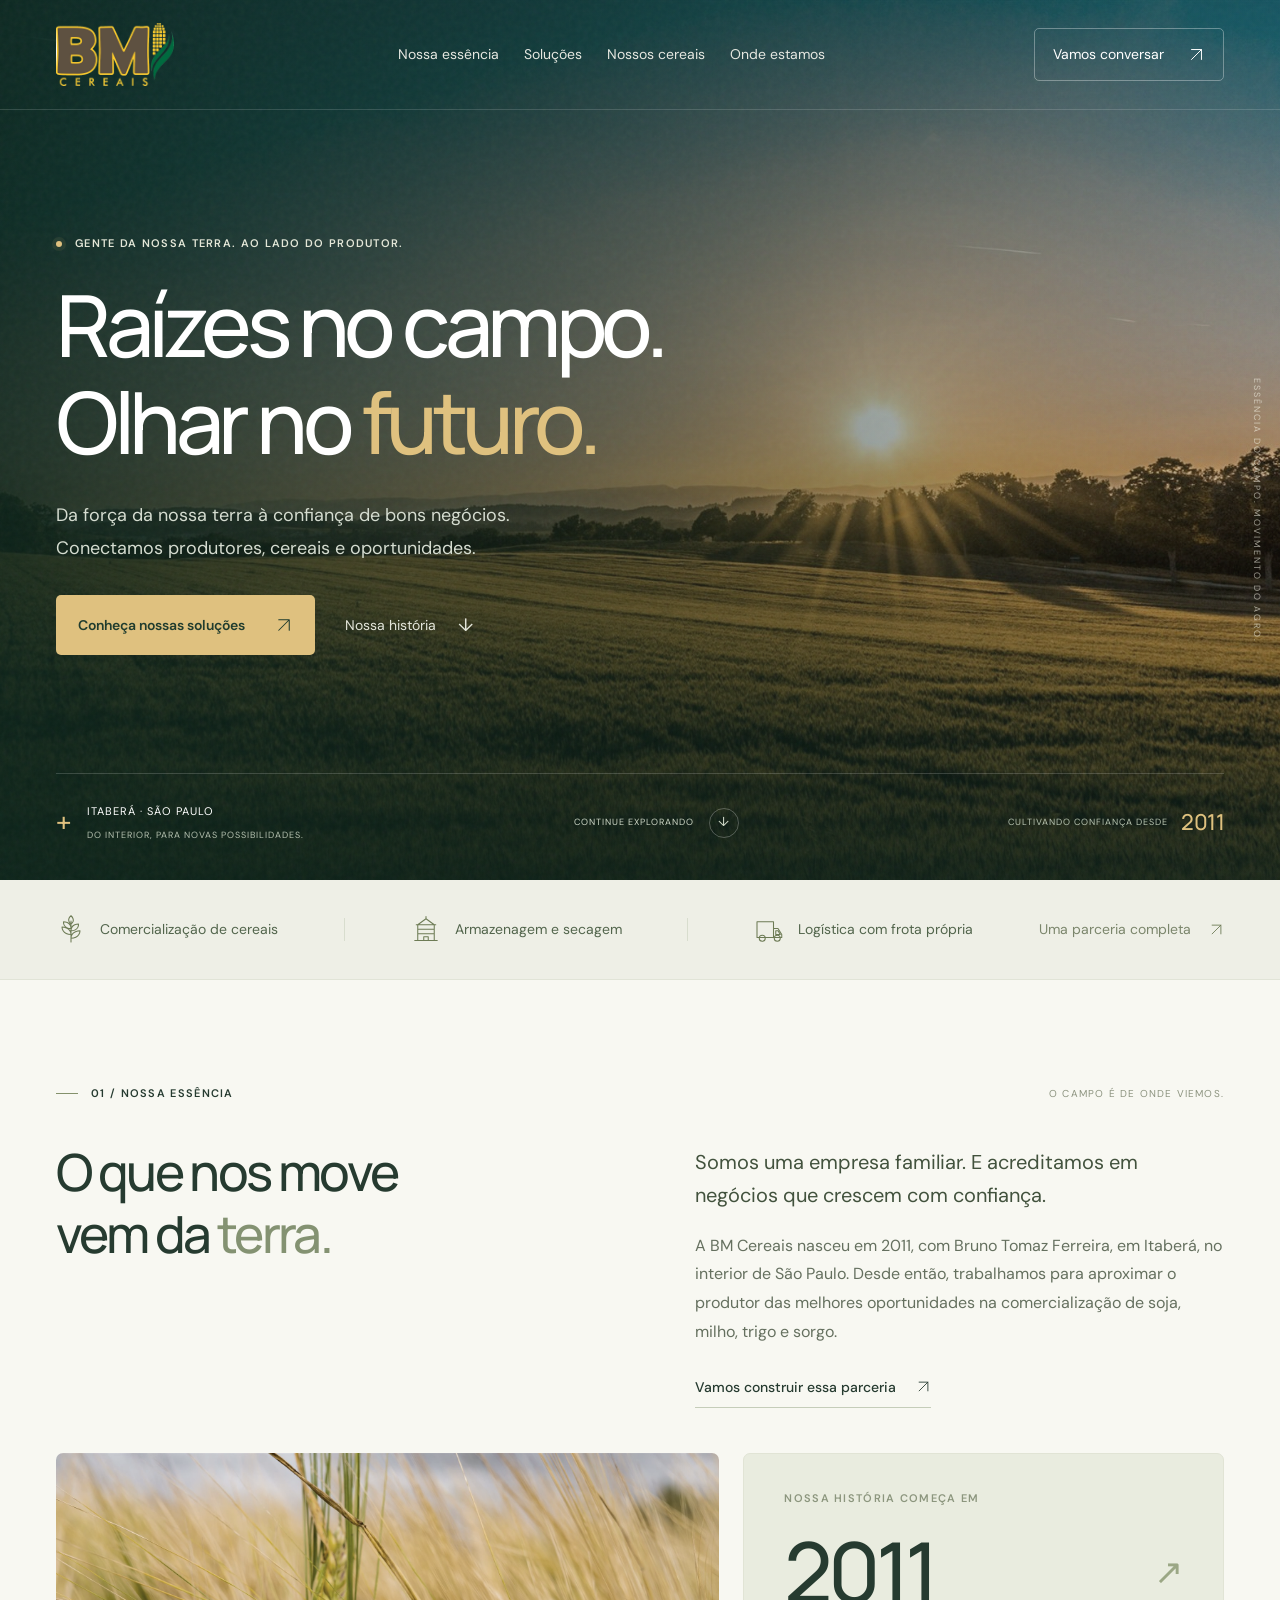
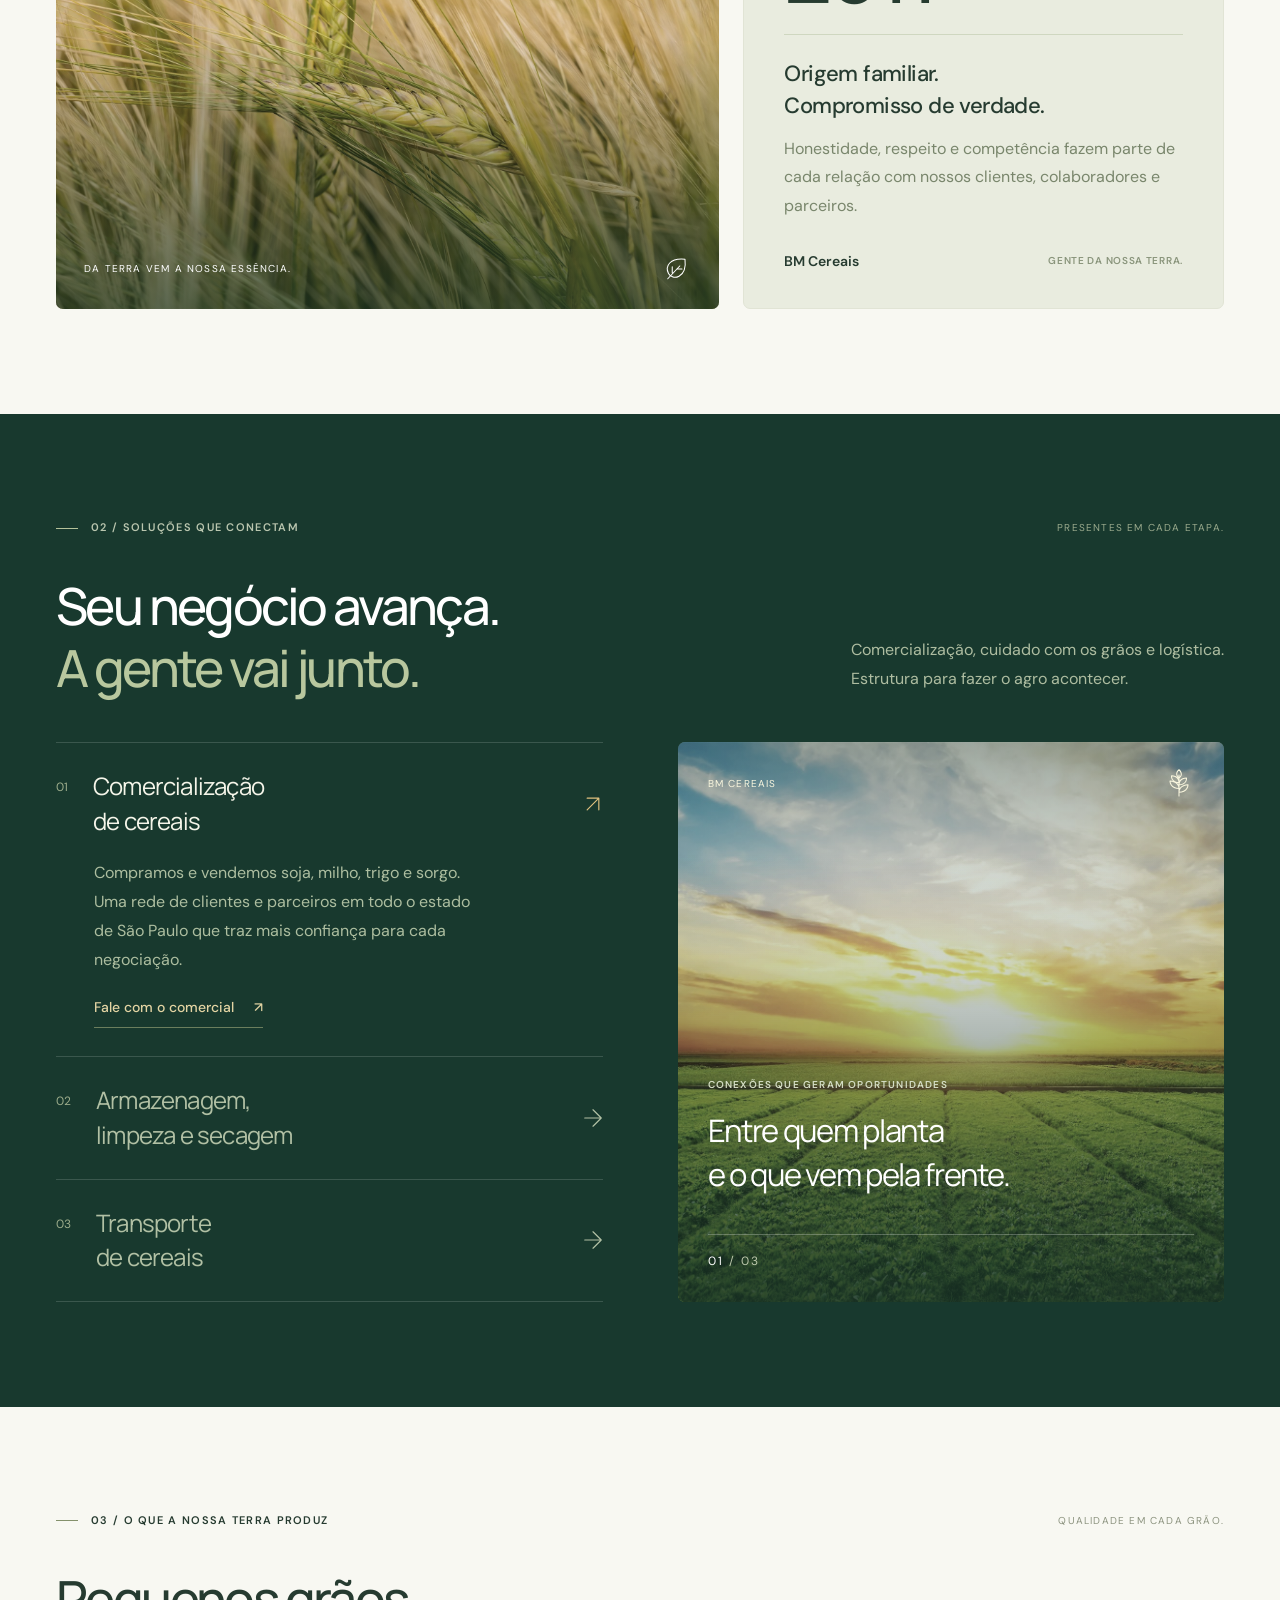
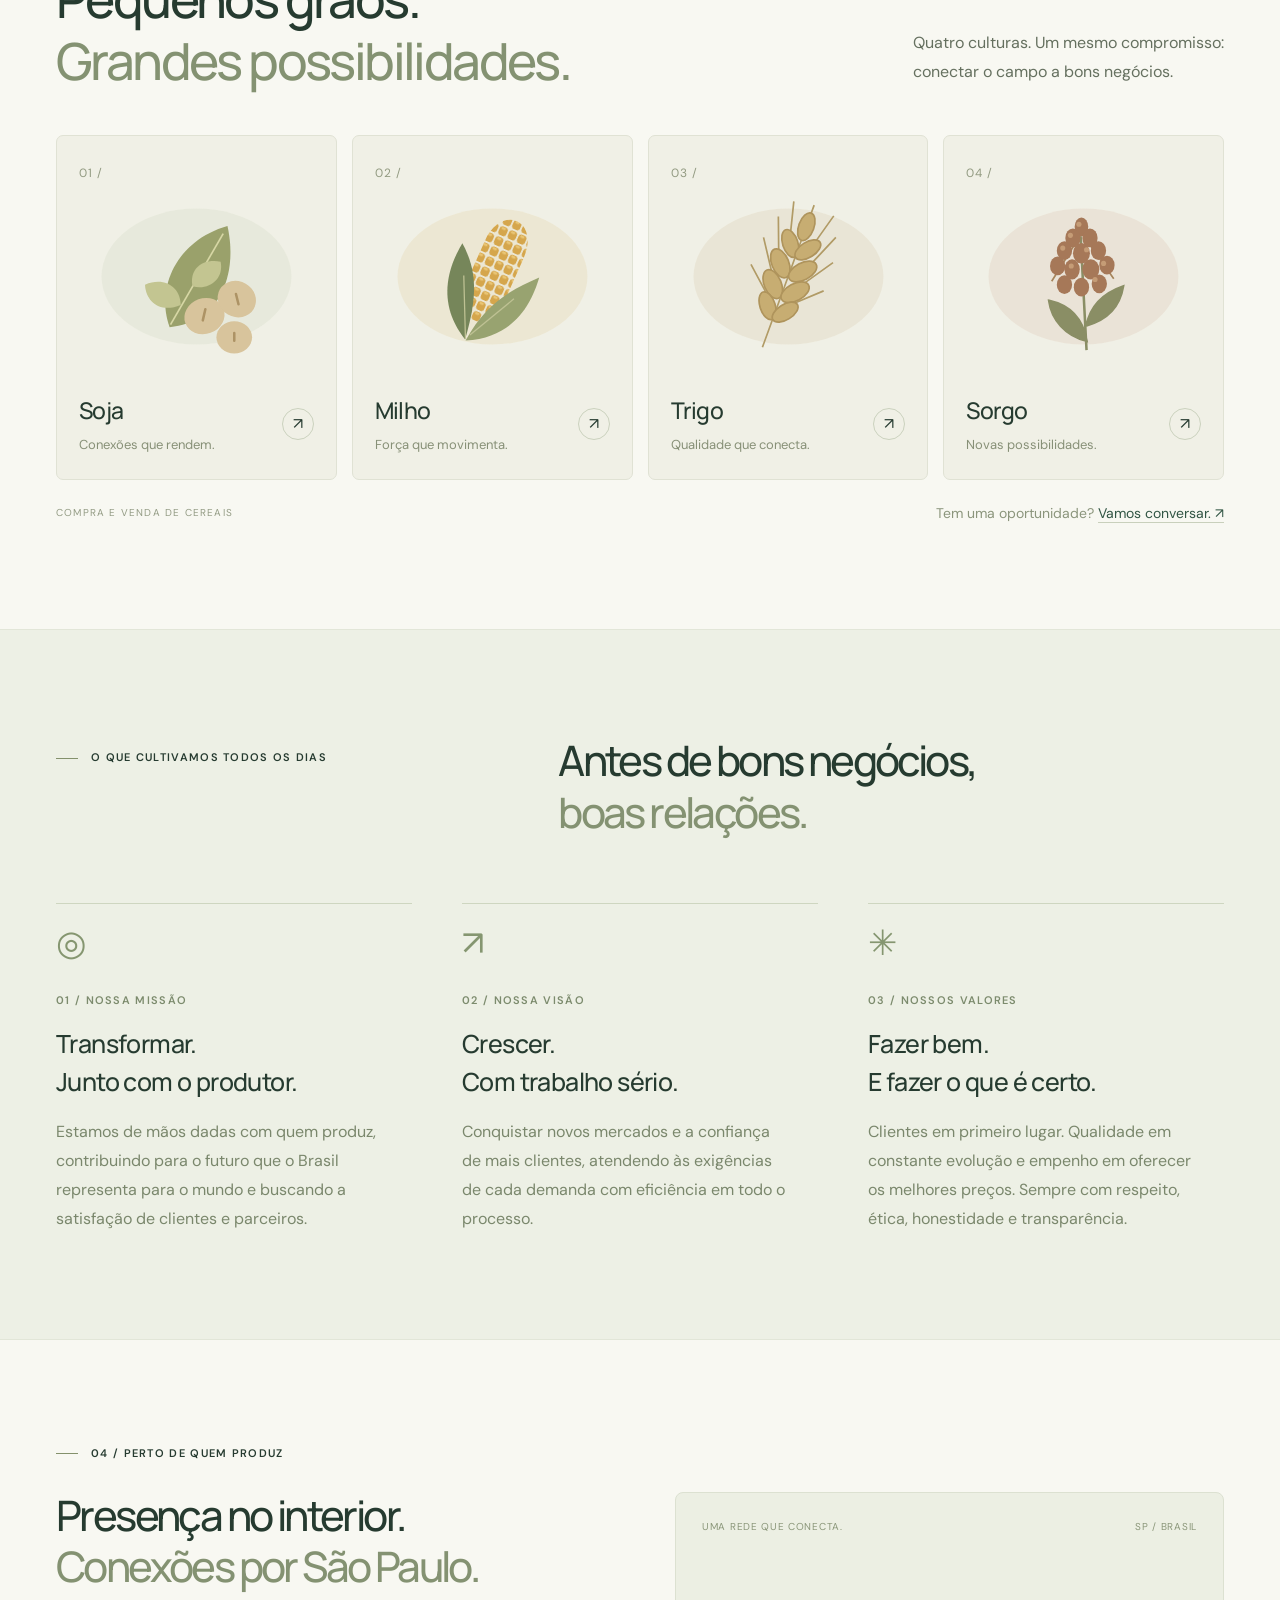
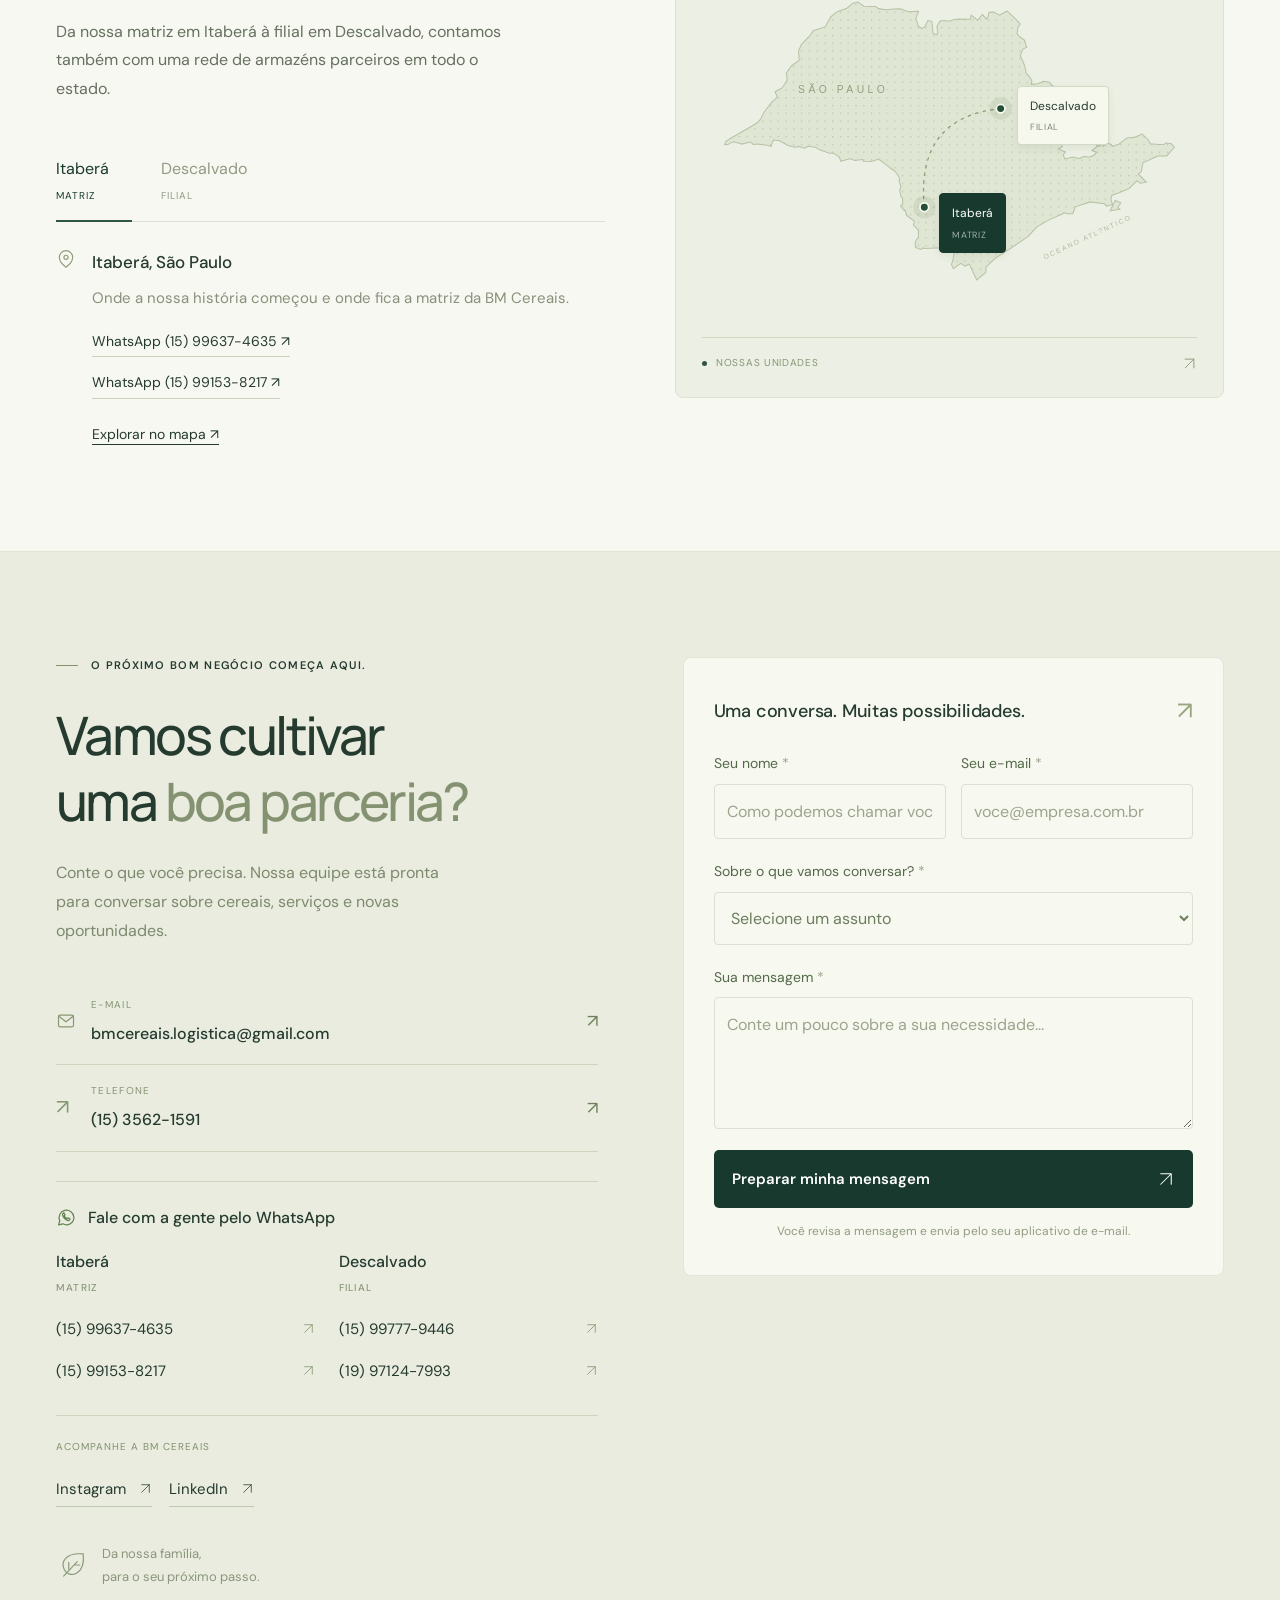
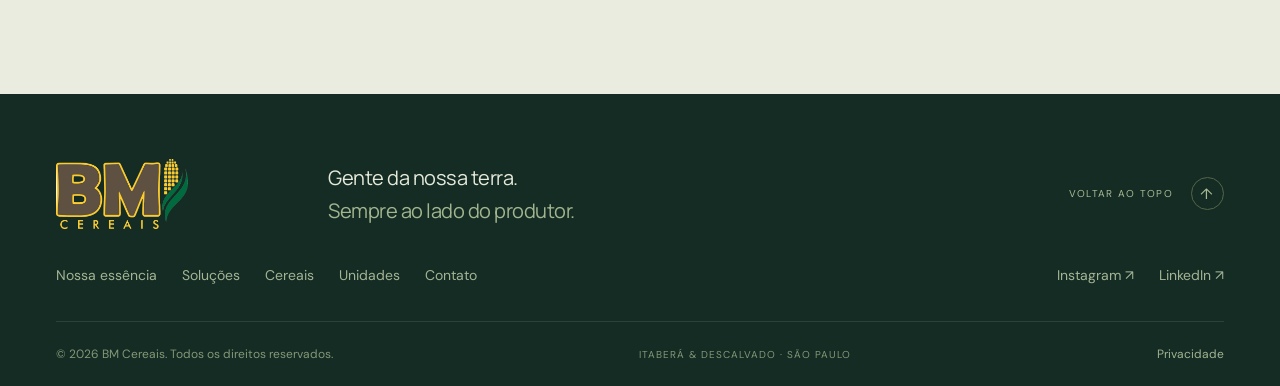
<file: index.html>
<!DOCTYPE html>
<html lang="pt-BR">
<head>
  <meta charset="UTF-8"><meta name="viewport" content="width=device-width, initial-scale=1">
  <meta name="theme-color" content="#18392e"><meta name="description" content="BM Cereais: desde 2011 ao lado do produtor. Comercialização de soja, milho, trigo e sorgo, armazenagem, secagem e transporte de cereais em São Paulo.">
  <title>BM Cereais — Raízes no campo. Olhar no futuro.</title>
  <link rel="icon" href="assets/favicon.svg" type="image/svg+xml"><link rel="preload" as="image" href="assets/campo.jpg"><link rel="stylesheet" href="assets/fonts.css"><link rel="stylesheet" href="style.css"><link rel="stylesheet" href="typography.css">
</head>
<body>
<a class="skip-link" href="#conteudo">Pular para o conteúdo</a>
<svg class="svg-library" xmlns="http://www.w3.org/2000/svg" aria-hidden="true"><defs>
<symbol id="arrow" viewBox="0 0 24 24"><path d="M5 19 19 5M5 5h14v14"/></symbol>
<symbol id="leaf" viewBox="0 0 40 40"><path d="M32 7C12 5 5 16 10 26s25 6 22-19ZM9 33l16-17M15 25v-8M21 20h7"/></symbol>
<symbol id="grain" viewBox="0 0 40 40"><path d="M20 36V8M20 26C8 26 8 16 8 16s12 0 12 10Zm0-8C9 18 10 9 10 9s10 0 10 9Zm0 13c12 0 12-10 12-10s-12 0-12 10Zm0-10c11 0 10-9 10-9s-10 0-10 9Zm0-9c-7-6 0-11 0-11s7 6 0 11Z"/></symbol>
<symbol id="silo" viewBox="0 0 40 40"><path d="M5 34h30M9 34V13l11-8 11 8v21M7 13h26M10 19h20M10 25h20M17 34v-5h6v5M20 5V2"/></symbol>
<symbol id="truck" viewBox="0 0 40 40"><path d="M4 9h22v21H4V9Zm22 9h6l5 8v4H26M29 21h3l3 5h-6v-5Z"/><circle cx="11" cy="31" r="4"/><circle cx="31" cy="31" r="4"/></symbol>
<symbol id="pin" viewBox="0 0 24 24"><path d="M20 10c0 6-8 12-8 12S4 16 4 10a8 8 0 1 1 16 0Z"/><circle cx="12" cy="10" r="2.5"/></symbol>
<symbol id="whatsapp" viewBox="0 0 24 24"><path d="M20.5 11.7a8.5 8.5 0 0 1-12.6 7.5L3 20.5l1.3-4.8a8.5 8.5 0 1 1 16.2-4Z"/><path d="M8.2 7.5c-.7.5-.9 1.6-.5 2.6 1 2.5 2.7 4.2 5.2 5.2 1 .4 2.1.2 2.6-.5l.5-1.2-2.5-1.2-.8 1c-1.5-.7-2.7-1.9-3.4-3.4l1-.8-1.2-2.5-1.2.8Z"/></symbol>
<symbol id="mail" viewBox="0 0 24 24"><rect x="3" y="5" width="18" height="14" rx="2"/><path d="m3 6 9 7 9-7"/></symbol>
</defs></svg>
<header id="header" class="header"><div class="header-inner container"><a class="logo" href="#inicio" aria-label="BM Cereais, início"><img src="assets/logo-colorida.png" width="512" height="271" alt="BM Cereais"></a><nav id="navigation" aria-label="Menu principal"><a href="#sobre">Nossa essência</a><a href="#solucoes">Soluções</a><a href="#cereais">Nossos cereais</a><a href="#unidades">Onde estamos</a></nav><a class="header-contact" href="#contato">Vamos conversar <svg class="icon"><use href="#arrow"/></svg></a><button class="menu-toggle" type="button" aria-expanded="false" aria-controls="navigation" aria-label="Abrir menu"><span></span><span></span></button></div></header>
<main id="conteudo">
<section class="hero" id="inicio" aria-labelledby="hero-title"><img class="hero-photo" src="assets/campo.jpg" alt="Lavoura banhada pela luz dourada do entardecer" fetchpriority="high" width="2400" height="1350"><div class="hero-shade"></div><div class="hero-grain" aria-hidden="true"></div><div class="hero-content container"><div class="eyebrow light"><span class="status-dot"></span> GENTE DA NOSSA TERRA. AO LADO DO PRODUTOR.</div><h1 id="hero-title">Raízes no campo.<br>Olhar no <span>futuro.</span></h1><p>Da força da nossa terra à confiança de bons negócios.<br class="desktop"> Conectamos produtores, cereais e oportunidades.</p><div class="hero-actions"><a href="#solucoes" class="button gold">Conheça nossas soluções <svg class="icon"><use href="#arrow"/></svg></a><a href="#sobre" class="hero-secondary">Nossa história <span>↓</span></a></div></div><div class="hero-bottom container"><div class="hero-coordinate"><span class="coordinate-cross">+</span><div>ITABERÁ · SÃO PAULO<small>DO INTERIOR, PARA NOVAS POSSIBILIDADES.</small></div></div><a class="scroll-hint" href="#sobre"><span>CONTINUE EXPLORANDO</span><span class="scroll-circle">↓</span></a><span class="hero-year">CULTIVANDO CONFIANÇA DESDE <b>2011</b></span></div><span class="hero-side" aria-hidden="true">ESSÊNCIA DO CAMPO. MOVIMENTO DO AGRO.</span></section>
<div class="credentials"><div class="container"><div><svg class="icon"><use href="#grain"/></svg><span>Comercialização de cereais</span></div><i></i><div><svg class="icon"><use href="#silo"/></svg><span>Armazenagem e secagem</span></div><i></i><div><svg class="icon"><use href="#truck"/></svg><span>Logística com frota própria</span></div><a href="#contato">Uma parceria completa <svg class="icon"><use href="#arrow"/></svg></a></div></div>
<section class="about section container" id="sobre"><div class="section-top reveal"><div class="eyebrow"><span class="little-line"></span> 01 / NOSSA ESSÊNCIA</div><span class="section-tag">O CAMPO É DE ONDE VIEMOS.</span></div><div class="about-heading reveal"><h2>O que nos move<br>vem da <span>terra.</span></h2><div><p class="lead">Somos uma empresa familiar. E acreditamos em negócios que crescem com confiança.</p><p>A BM Cereais nasceu em 2011, com Bruno Tomaz Ferreira, em Itaberá, no interior de São Paulo. Desde então, trabalhamos para aproximar o produtor das melhores oportunidades na comercialização de soja, milho, trigo e sorgo.</p><a href="#contato" class="text-link">Vamos construir essa parceria <svg class="icon"><use href="#arrow"/></svg></a></div></div><div class="about-mosaic reveal"><div class="about-photo"><img src="assets/cereais.jpg" alt="Espigas de cereais em uma lavoura" loading="lazy" width="6000" height="4000"><div class="photo-caption"><span>DA TERRA VEM A NOSSA ESSÊNCIA.</span><svg class="icon"><use href="#leaf"/></svg></div></div><div class="heritage-card"><div class="eyebrow">NOSSA HISTÓRIA COMEÇA EM</div><strong>2011<span>↗</span></strong><div class="heritage-line"></div><h3>Origem familiar.<br>Compromisso de verdade.</h3><p>Honestidade, respeito e competência fazem parte de cada relação com nossos clientes, colaboradores e parceiros.</p><div class="signature">BM Cereais <span>GENTE DA NOSSA TERRA.</span></div></div></div></section>
<section class="solutions section" id="solucoes"><div class="container"><div class="section-top reveal"><div class="eyebrow"><span class="little-line"></span> 02 / SOLUÇÕES QUE CONECTAM</div><span class="section-tag">PRESENTES EM CADA ETAPA.</span></div><div class="solutions-heading reveal"><h2>Seu negócio avança.<br><span>A gente vai junto.</span></h2><p>Comercialização, cuidado com os grãos e logística.<br>Estrutura para fazer o agro acontecer.</p></div><div class="service-layout reveal"><div class="services"><article class="service active"><h3><button type="button" aria-expanded="true" aria-controls="service-1" data-service="0"><span class="service-number">01</span><span>Comercialização<br>de cereais</span><svg class="icon"><use href="#arrow"/></svg></button></h3><div class="service-body" id="service-1"><p>Compramos e vendemos soja, milho, trigo e sorgo. Uma rede de clientes e parceiros em todo o estado de São Paulo que traz mais confiança para cada negociação.</p><a class="text-link" href="#contato" data-interest="Comercialização de cereais">Fale com o comercial <span>↗</span></a></div></article><article class="service"><h3><button type="button" aria-expanded="false" aria-controls="service-2" data-service="1"><span class="service-number">02</span><span>Armazenagem,<br>limpeza e secagem</span><svg class="icon"><use href="#arrow"/></svg></button></h3><div class="service-body" id="service-2" hidden><p>Nossas unidades de Itaberá e Descalvado oferecem serviços de limpeza, secagem e armazenagem, com atenção à qualidade dos produtos em cada etapa.</p><a class="text-link" href="#contato" data-interest="Armazenagem e secagem">Converse sobre sua demanda <span>↗</span></a></div></article><article class="service"><h3><button type="button" aria-expanded="false" aria-controls="service-3" data-service="2"><span class="service-number">03</span><span>Transporte<br>de cereais</span><svg class="icon"><use href="#arrow"/></svg></button></h3><div class="service-body" id="service-3" hidden><p>Transportamos os produtos comercializados com frota própria, renovada e monitorada. Também contamos com transportadoras parceiras especializadas no nosso negócio.</p><a class="text-link" href="#contato" data-interest="Transporte de cereais">Planeje seu transporte com a gente <span>↗</span></a></div></article></div><div class="service-visual"><img src="assets/banner2.jpg" alt="Linhas de uma lavoura verde ao pôr do sol" loading="lazy" width="5000" height="3013"><div class="service-visual-shade"></div><div class="service-visual-top"><span>BM CEREAIS</span><svg class="icon"><use href="#grain"/></svg></div><div class="service-visual-bottom"><span class="eyebrow" id="service-caption">CONEXÕES QUE GERAM OPORTUNIDADES</span><p id="service-quote">Entre quem planta<br>e o que vem pela frente.</p><span class="service-counter"><b id="service-current">01</b> / 03</span></div></div></div></div></section>
<section class="cereals section container" id="cereais"><div class="section-top reveal"><div class="eyebrow"><span class="little-line"></span> 03 / O QUE A NOSSA TERRA PRODUZ</div><span class="section-tag">QUALIDADE EM CADA GRÃO.</span></div><div class="cereals-heading reveal"><h2>Pequenos grãos.<br><span>Grandes possibilidades.</span></h2><p>Quatro culturas. Um mesmo compromisso:<br>conectar o campo a bons negócios.</p></div><div class="crop-grid reveal"><a class="crop-card soybean" href="#contato" data-interest="Soja"><span class="crop-index">01 /</span><div class="crop-art" aria-hidden="true"><svg viewBox="0 0 200 200"><path d="M69 159c-17-46 8-102 68-119 13 58-10 114-68 119Z" fill="#9aa16b"/><path d="m70 156 62-107" stroke="#d7d7a5" stroke-width="2"/><path d="M82 133c-24 10-41-4-42-24 24-10 42 4 42 24ZM96 111c20 5 37-9 33-29-22-4-37 9-33 29Z" fill="#c3c591"/><g fill="#d8c49c"><ellipse cx="110" cy="146" rx="24" ry="21" transform="rotate(-20 110 146)"/><ellipse cx="148" cy="126" rx="23" ry="21" transform="rotate(30 148 126)"/><ellipse cx="145" cy="171" rx="21" ry="19"/></g><g stroke="#ad9365" stroke-width="3" stroke-linecap="round"><path d="m111 138-3 13M147 120l3 12M145 166v9"/></g></svg></div><div class="crop-card-bottom"><div><h3>Soja</h3><p>Conexões que rendem.</p></div><span class="round-arrow">↗</span></div></a><a class="crop-card corn" href="#contato" data-interest="Milho"><span class="crop-index">02 /</span><div class="crop-art" aria-hidden="true"><svg viewBox="0 0 200 200"><defs><pattern id="corn-kernels" width="12" height="13" patternUnits="userSpaceOnUse"><rect x="1" y="1" width="10" height="11" rx="4" fill="#d5a64c"/><rect x="3" y="2" width="5" height="3" rx="1.5" fill="#e9c574"/></pattern></defs><g transform="rotate(24 100 100)"><path d="M75 156V65c0-49 50-49 50 0v91Z" fill="url(#corn-kernels)"/><path d="M101 180C45 151 50 97 52 78c29 22 42 50 49 102Z" fill="#76865a"/><path d="M102 181c52-27 53-73 49-103-26 28-45 55-49 103Z" fill="#98a370"/><path d="m101 179-32-67M104 173l30-60" stroke="#bec193" stroke-width="1.5"/></g></svg></div><div class="crop-card-bottom"><div><h3>Milho</h3><p>Força que movimenta.</p></div><span class="round-arrow">↗</span></div></a><a class="crop-card wheat" href="#contato" data-interest="Trigo"><span class="crop-index">03 /</span><div class="crop-art" aria-hidden="true"><svg viewBox="0 0 200 200"><g transform="rotate(20 100 100)" stroke="#b19b66" stroke-width="2"><path d="M100 188V45M100 45V10M86 54 76 14M115 54l11-40M80 77 65 37M120 77l17-40M80 101 57 66M120 101l24-35M82 126l-28-25M118 126l27-25"/><g fill="#c7ad72" stroke="#af945c"><ellipse cx="100" cy="37" rx="9" ry="17"/><ellipse cx="89" cy="62" rx="9" ry="17" transform="rotate(-38 89 62)"/><ellipse cx="111" cy="62" rx="9" ry="17" transform="rotate(38 111 62)"/><ellipse cx="86" cy="88" rx="10" ry="18" transform="rotate(-42 86 88)"/><ellipse cx="114" cy="88" rx="10" ry="18" transform="rotate(42 114 88)"/><ellipse cx="86" cy="114" rx="10" ry="18" transform="rotate(-42 86 114)"/><ellipse cx="114" cy="114" rx="10" ry="18" transform="rotate(42 114 114)"/><ellipse cx="89" cy="140" rx="9" ry="17" transform="rotate(-38 89 140)"/><ellipse cx="111" cy="140" rx="9" ry="17" transform="rotate(38 111 140)"/></g></g></svg></div><div class="crop-card-bottom"><div><h3>Trigo</h3><p>Qualidade que conecta.</p></div><span class="round-arrow">↗</span></div></a><a class="crop-card sorghum" href="#contato" data-interest="Sorgo"><span class="crop-index">04 /</span><div class="crop-art" aria-hidden="true"><svg viewBox="0 0 200 200"><path d="M103 186 96 52M103 175c-25-6-41-25-44-47 27 6 40 24 44 47ZM103 157c25-7 39-22 43-46-26 9-39 26-43 46Z" stroke="#8a8e65" stroke-width="3" fill="#8a8e65"/><path d="M97 42 69 89M97 42l30 47M97 49 62 105M98 49l37 53" stroke="#a6855c" stroke-width="2"/><g fill="#a67858"><ellipse cx="97" cy="41" rx="8" ry="11"/><ellipse cx="87" cy="54" rx="9" ry="11"/><ellipse cx="107" cy="54" rx="9" ry="11"/><ellipse cx="77" cy="69" rx="9" ry="11"/><ellipse cx="97" cy="72" rx="10" ry="12"/><ellipse cx="117" cy="69" rx="9" ry="11"/><ellipse cx="69" cy="87" rx="9" ry="11"/><ellipse cx="86" cy="91" rx="9" ry="12"/><ellipse cx="108" cy="91" rx="10" ry="12"/><ellipse cx="127" cy="86" rx="9" ry="11"/><ellipse cx="77" cy="109" rx="9" ry="11"/><ellipse cx="97" cy="112" rx="9" ry="11"/><ellipse cx="118" cy="108" rx="9" ry="11"/></g><g fill="#c59c76"><circle cx="94" cy="38" r="3"/><circle cx="84" cy="51" r="3"/><circle cx="103" cy="68" r="3"/><circle cx="75" cy="66" r="3"/><circle cx="85" cy="87" r="3"/><circle cx="113" cy="103" r="3"/><circle cx="123" cy="84" r="3"/></g></svg></div><div class="crop-card-bottom"><div><h3>Sorgo</h3><p>Novas possibilidades.</p></div><span class="round-arrow">↗</span></div></a></div><div class="crops-footnote"><span>COMPRA E VENDA DE CEREAIS</span><p>Tem uma oportunidade? <a href="#contato">Vamos conversar. ↗</a></p></div></section>
<section class="purpose section"><div class="container"><div class="purpose-intro reveal"><div class="eyebrow"><span class="little-line"></span> O QUE CULTIVAMOS TODOS OS DIAS</div><h2>Antes de bons negócios,<br><span>boas relações.</span></h2></div><div class="purpose-grid reveal"><article><span class="purpose-icon">◎</span><span class="eyebrow">01 / NOSSA MISSÃO</span><h3>Transformar.<br>Junto com o produtor.</h3><p>Estamos de mãos dadas com quem produz, contribuindo para o futuro que o Brasil representa para o mundo e buscando a satisfação de clientes e parceiros.</p></article><article><span class="purpose-icon">↗</span><span class="eyebrow">02 / NOSSA VISÃO</span><h3>Crescer.<br>Com trabalho sério.</h3><p>Conquistar novos mercados e a confiança de mais clientes, atendendo às exigências de cada demanda com eficiência em todo o processo.</p></article><article><span class="purpose-icon">✳</span><span class="eyebrow">03 / NOSSOS VALORES</span><h3>Fazer bem.<br>E fazer o que é certo.</h3><p>Clientes em primeiro lugar. Qualidade em constante evolução e empenho em oferecer os melhores preços. Sempre com respeito, ética, honestidade e transparência.</p></article></div></div></section>
<section class="locations section container" id="unidades"><div class="location-content reveal"><div class="eyebrow"><span class="little-line"></span> 04 / PERTO DE QUEM PRODUZ</div><h2>Presença no interior.<br><span>Conexões por São Paulo.</span></h2><p>Da nossa matriz em Itaberá à filial em Descalvado, contamos também com uma rede de armazéns parceiros em todo o estado.</p><div class="location-tabs" role="tablist" aria-label="Nossas unidades"><button type="button" class="active" id="tab-itabera" role="tab" aria-selected="true" aria-controls="unit-info" data-unit="itabera">Itaberá <span>MATRIZ</span></button><button type="button" id="tab-descalvado" role="tab" aria-selected="false" aria-controls="unit-info" tabindex="-1" data-unit="descalvado">Descalvado <span>FILIAL</span></button></div><div id="unit-info" class="unit-info" role="tabpanel" aria-labelledby="tab-itabera" tabindex="0"><svg class="icon"><use href="#pin"/></svg><div><h3 id="unit-name">Itaberá, São Paulo</h3><p id="unit-description">Onde a nossa história começou e onde fica a matriz da BM Cereais.</p><div id="unit-whatsapp" class="unit-whatsapp"><a href="https://wa.me/5515996374635" target="_blank" rel="noopener noreferrer" aria-label="WhatsApp da matriz Itaber&#225;: (15) 99637-4635">WhatsApp (15) 99637-4635 &#8599;</a><a href="https://wa.me/5515991538217" target="_blank" rel="noopener noreferrer" aria-label="WhatsApp da matriz Itaber&#225;: (15) 99153-8217">WhatsApp (15) 99153-8217 &#8599;</a></div><a id="unit-map" href="https://www.google.com/maps/search/?api=1&query=BM+Cereais+Itabera+SP" target="_blank" rel="noopener noreferrer">Explorar no mapa ↗</a></div></div></div><div class="state-map reveal"><div class="map-top"><span>UMA REDE QUE CONECTA.</span><span>SP / BRASIL</span></div><div class="map-canvas"><img src="assets/sao-paulo.svg" width="600" height="430" loading="lazy" alt="Mapa do estado de São Paulo com Itaberá e Descalvado destacados"><span class="map-unit-label itabera active" data-marker="itabera">Itaberá <small>MATRIZ</small></span><span class="map-unit-label descalvado" data-marker="descalvado">Descalvado <small>FILIAL</small></span></div><div class="map-bottom"><span><i></i> NOSSAS UNIDADES</span><svg class="icon"><use href="#arrow"/></svg></div></div></section>
<section class="contact section" id="contato"><div class="container contact-grid"><div class="contact-copy reveal"><div class="eyebrow"><span class="little-line"></span> O PRÓXIMO BOM NEGÓCIO COMEÇA AQUI.</div><h2>Vamos cultivar<br>uma <span>boa parceria?</span></h2><p>Conte o que você precisa. Nossa equipe está pronta para conversar sobre cereais, serviços e novas oportunidades.</p><a class="contact-channel" href="mailto:bmcereais.logistica@gmail.com"><svg class="icon"><use href="#mail"/></svg><span>E-MAIL<b>bmcereais.logistica@gmail.com</b></span><span>↗</span></a><a class="contact-channel" href="tel:+551535621591"><span class="phone-symbol">↗</span><span>TELEFONE<b>(15) 3562-1591</b></span><span>↗</span></a><div class="whatsapp-contacts"><div class="whatsapp-heading"><svg class="icon"><use href="#whatsapp"/></svg><h3>Fale com a gente pelo WhatsApp</h3></div><div class="whatsapp-units"><section class="whatsapp-unit" aria-label="WhatsApp Itaber&#225;"><h4>Itaber&#225; <span>MATRIZ</span></h4><a href="https://wa.me/5515996374635" target="_blank" rel="noopener noreferrer" aria-label="Conversar pelo WhatsApp com Itaber&#225;: (15) 99637-4635"><span>(15) 99637-4635</span><svg class="icon"><use href="#arrow"/></svg></a><a href="https://wa.me/5515991538217" target="_blank" rel="noopener noreferrer" aria-label="Conversar pelo WhatsApp com Itaber&#225;: (15) 99153-8217"><span>(15) 99153-8217</span><svg class="icon"><use href="#arrow"/></svg></a></section><section class="whatsapp-unit" aria-label="WhatsApp Descalvado"><h4>Descalvado <span>FILIAL</span></h4><a href="https://wa.me/5515997779446" target="_blank" rel="noopener noreferrer" aria-label="Conversar pelo WhatsApp com Descalvado: (15) 99777-9446"><span>(15) 99777-9446</span><svg class="icon"><use href="#arrow"/></svg></a><a href="https://wa.me/5519971247993" target="_blank" rel="noopener noreferrer" aria-label="Conversar pelo WhatsApp com Descalvado: (19) 97124-7993"><span>(19) 97124-7993</span><svg class="icon"><use href="#arrow"/></svg></a></section></div></div><div class="contact-socials"><span>ACOMPANHE A BM CEREAIS</span><a href="https://www.instagram.com/bmcereais/" target="_blank" rel="noopener noreferrer" aria-label="BM Cereais no Instagram">Instagram <svg class="icon"><use href="#arrow"/></svg></a><a href="https://www.linkedin.com/company/bm-cereais/" target="_blank" rel="noopener noreferrer" aria-label="BM Cereais no LinkedIn">LinkedIn <svg class="icon"><use href="#arrow"/></svg></a></div><div class="contact-signature"><svg class="icon"><use href="#leaf"/></svg><p>Da nossa família,<br>para o seu próximo passo.</p></div></div><form id="contact-form" class="contact-form reveal"><div class="form-heading"><h3>Uma conversa. Muitas possibilidades.</h3><span>↗</span></div><div class="form-row"><div><label for="name">Seu nome <span>*</span></label><input id="name" name="name" autocomplete="name" placeholder="Como podemos chamar você?" required maxlength="100" minlength="2"></div><div><label for="email">Seu e-mail <span>*</span></label><input id="email" name="email" type="email" autocomplete="email" placeholder="voce@empresa.com.br" required maxlength="150"></div></div><div><label for="interest">Sobre o que vamos conversar? <span>*</span></label><select name="interest" id="interest" required><option value="">Selecione um assunto</option><optgroup label="Cereais"><option>Soja</option><option>Milho</option><option>Trigo</option><option>Sorgo</option></optgroup><optgroup label="Soluções"><option>Comercialização de cereais</option><option>Armazenagem e secagem</option><option>Transporte de cereais</option><option>Outros assuntos</option></optgroup></select></div><div><label for="message">Sua mensagem <span>*</span></label><textarea id="message" name="message" rows="4" placeholder="Conte um pouco sobre a sua necessidade..." required minlength="10" maxlength="4000"></textarea></div><button class="button green" type="submit">Preparar minha mensagem <svg class="icon"><use href="#arrow"/></svg></button><p class="form-note">Você revisa a mensagem e envia pelo seu aplicativo de e-mail.</p></form></div></section>
<footer class="footer"><div class="container"><div class="footer-main"><a class="logo footer-logo" href="#inicio" aria-label="BM Cereais, início"><img src="assets/logo-colorida.png" width="512" height="271" loading="lazy" alt="BM Cereais"></a><p>Gente da nossa terra.<br><span>Sempre ao lado do produtor.</span></p><a class="back-top" href="#inicio">VOLTAR AO TOPO <span>↑</span></a></div><div class="footer-nav"><a href="#sobre">Nossa essência</a><a href="#solucoes">Soluções</a><a href="#cereais">Cereais</a><a href="#unidades">Unidades</a><a href="#contato">Contato</a><a href="https://www.instagram.com/bmcereais/" target="_blank" rel="noopener noreferrer" aria-label="BM Cereais no Instagram">Instagram &#8599;</a><a href="https://www.linkedin.com/company/bm-cereais/" target="_blank" rel="noopener noreferrer" aria-label="BM Cereais no LinkedIn">LinkedIn ↗</a></div><div class="footer-bottom"><span>© <span id="year">2026</span> BM Cereais. Todos os direitos reservados.</span><span>ITABERÁ & DESCALVADO · SÃO PAULO</span><button id="privacy-button" type="button">Privacidade</button></div></div></footer>
</main>
<dialog id="message-dialog" class="dialog"><button class="dialog-close" type="button" aria-label="Fechar">×</button><div class="eyebrow">VAMOS CONVERSAR</div><h2>Pronto para o<br><span>próximo passo.</span></h2><p>Confira a mensagem antes de abrir seu aplicativo de e-mail.</p><pre id="message-preview"></pre><a id="email-draft" class="button green" href="mailto:bmcereais.logistica@gmail.com">Abrir no meu e-mail <svg class="icon"><use href="#arrow"/></svg></a><button id="copy-message" class="copy-button" type="button">Copiar mensagem</button><p id="copy-status" role="status"></p><p class="dialog-note">A mensagem será enviada somente quando você confirmar o envio no seu aplicativo de e-mail.</p></dialog>
<dialog id="privacy-dialog" class="dialog"><button class="dialog-close" type="button" aria-label="Fechar">×</button><div class="eyebrow">PRIVACIDADE</div><h2>Uma relação de<br><span>transparência.</span></h2><p>Este site não usa cookies de publicidade, ferramentas de rastreamento ou armazenamento dos dados do formulário.</p><p>O formulário apenas prepara uma mensagem no seu navegador. Ao abrir seu aplicativo de e-mail e confirmar o envio, os dados são compartilhados com a BM Cereais pelo seu serviço de e-mail.</p><p>Os links de mapas, WhatsApp e redes sociais levam a serviços externos, sujeitos às políticas desses serviços.</p><p>Para falar sobre seus dados: <a href="mailto:bmcereais.logistica@gmail.com">bmcereais.logistica@gmail.com</a>.</p></dialog>
<script src="script.js"></script>
</body></html>
</file>
<file: assets/fonts.css>
@font-face {
  font-family: 'DM Sans';
  font-style: normal;
  font-weight: 400;
  font-display: swap;
  src: url(font-0.woff2) format('truetype');
}
@font-face {
  font-family: 'DM Sans';
  font-style: normal;
  font-weight: 500;
  font-display: swap;
  src: url(font-1.woff2) format('truetype');
}
@font-face {
  font-family: 'DM Sans';
  font-style: normal;
  font-weight: 600;
  font-display: swap;
  src: url(font-2.woff2) format('truetype');
}
@font-face {
  font-family: 'DM Sans';
  font-style: normal;
  font-weight: 700;
  font-display: swap;
  src: url(font-3.woff2) format('truetype');
}
@font-face {
  font-family: 'Manrope';
  font-style: normal;
  font-weight: 400;
  font-display: swap;
  src: url(font-4.woff2) format('truetype');
}
@font-face {
  font-family: 'Manrope';
  font-style: normal;
  font-weight: 500;
  font-display: swap;
  src: url(font-5.woff2) format('truetype');
}
@font-face {
  font-family: 'Manrope';
  font-style: normal;
  font-weight: 600;
  font-display: swap;
  src: url(font-6.woff2) format('truetype');
}
@font-face {
  font-family: 'Manrope';
  font-style: normal;
  font-weight: 700;
  font-display: swap;
  src: url(font-7.woff2) format('truetype');
}
@font-face {
  font-family: 'Manrope';
  font-style: normal;
  font-weight: 800;
  font-display: swap;
  src: url(font-8.woff2) format('truetype');
}
</file>
<file: style.css>
:root{--forest:#18392e;--dark:#142c24;--green:#315544;--gold:#dfc17f;--ink:#263b30;--paper:#f8f8f2;--muted:#768075;--line:#dddfd3;--font:'DM Sans',sans-serif;--display:'Manrope',sans-serif}*{box-sizing:border-box}html{scroll-behavior:smooth;scroll-padding-top:110px}body{margin:0;background:var(--paper);color:var(--ink);font-family:var(--font);-webkit-font-smoothing:antialiased}body.menu-open{overflow:hidden}::selection{background:var(--gold);color:var(--forest)}a{color:inherit;text-decoration:none}button,input,select,textarea{font:inherit}button,a,summary{-webkit-tap-highlight-color:transparent}button{cursor:pointer;color:inherit}a:focus-visible,button:focus-visible,input:focus-visible,select:focus-visible,textarea:focus-visible,[tabindex]:focus-visible{outline:2px solid #b68a3e;outline-offset:5px}img{display:block;width:100%;height:auto}button{border:0}h1,h2,h3,p{margin-top:0}.container{width:min(1280px,calc(100% - 112px));margin-inline:auto}.section{padding-block:105px}.svg-library{position:absolute;width:0;height:0;overflow:hidden}.icon{display:inline-block;width:24px;height:24px;fill:none;stroke:currentColor;stroke-width:1.4;stroke-linecap:round;stroke-linejoin:round;flex-shrink:0}.skip-link{position:fixed;left:20px;top:-70px;z-index:100;padding:15px 25px;background:var(--gold)}.skip-link:focus{top:15px}.header{position:absolute;inset:0 0 auto;z-index:20;height:110px;color:#fff;border-bottom:1px solid #ffffff26;transition:background .25s,box-shadow .25s}.header.scrolled{position:fixed;background:#18392ef5;backdrop-filter:blur(14px);height:85px;box-shadow:0 4px 20px #0b211a15;animation:header-in .25s ease}.header-inner{height:100%;display:flex;align-items:center;justify-content:space-between;gap:30px}.logo{width:118px;flex-shrink:0}.logo img{filter:none}nav{display:flex;align-items:center;gap:33px;margin-left:35px}nav a{font-size:12px;font-weight:400;color:#e6e8e1;position:relative;padding-block:10px}nav a:after{content:'';position:absolute;bottom:3px;left:0;width:0;height:1px;background:var(--gold);transition:width .2s}nav a:hover:after,nav a[aria-current]:after{width:100%}.header-contact{display:flex;gap:24px;align-items:center;border:1px solid #ffffff55;border-radius:5px;font-size:11px;padding:14px 18px;transition:background .2s}.header-contact:hover{background:#ffffff12}.header-contact .icon{width:17px;height:17px}.menu-toggle{display:none}.hero{position:relative;min-height:780px;height:min(880px,100svh);color:white;overflow:hidden;background:var(--forest)}.hero-photo{position:absolute;inset:0;width:100%;height:100%;object-fit:cover;object-position:50% 62%;filter:saturate(.72)}.hero-shade{position:absolute;inset:0;background:linear-gradient(90deg,rgba(12,36,26,.89) 0%,rgba(13,33,23,.58) 43%,rgba(12,28,21,.1) 100%),linear-gradient(0deg,rgba(10,30,23,.85),transparent 35%,rgba(13,30,25,.24))}.hero-grain{position:absolute;inset:0;opacity:.1;background-image:url("data:image/svg+xml,%3Csvg viewBox='0 0 180 180' xmlns='http://www.w3.org/2000/svg'%3E%3Cfilter id='n'%3E%3CfeTurbulence type='fractalNoise' baseFrequency='.85' numOctaves='3' stitchTiles='stitch'/%3E%3C/filter%3E%3Cpath fill='%23fff' filter='url(%23n)' opacity='.5' d='M0 0h180v180H0z'/%3E%3C/svg%3E");pointer-events:none}.hero-content{position:relative;padding-top:235px}.eyebrow{font-size:9px;font-weight:600;letter-spacing:1.8px;display:flex;align-items:center;gap:13px;line-height:1.6}.light{color:#e4e7d8}.status-dot{height:6px;width:6px;border-radius:50%;background:var(--gold);box-shadow:0 0 0 4px #dfc17f15}.hero h1{font-family:var(--display);font-size:clamp(65px,6.7vw,104px);font-weight:500;line-height:1.14;letter-spacing:-5.5px;margin:23px 0 28px}.hero h1 span{color:var(--gold)}.hero-content>p{font-size:14px;line-height:1.9;color:#d5dcd0;font-weight:400;margin-bottom:31px}.hero-actions{display:flex;align-items:center;gap:30px}.button{display:inline-flex;align-items:center;justify-content:space-between;gap:30px;padding:19px 22px;border-radius:5px;font-size:11px;font-weight:600;transition:transform .2s,background .2s}.button:hover{transform:translateY(-3px)}.button .icon{width:18px;height:18px}.gold{background:var(--gold);color:#203c2e}.gold:hover{background:#efd594}.green{background:var(--forest);color:#fff}.green:hover{background:#2c513f}.hero-secondary{font-size:11px;display:flex;align-items:center;gap:22px;color:#e4e6db}.hero-secondary>span{font-size:18px}.hero-bottom{position:absolute;bottom:35px;left:0;right:0;display:flex;align-items:center;justify-content:space-between;border-top:1px solid #ffffff2b;padding-top:26px}.hero-coordinate{display:flex;align-items:center;gap:15px;font-size:9px;letter-spacing:1px}.coordinate-cross{font-size:28px;font-weight:400;color:var(--gold)}.hero-coordinate small{display:block;font-size:6px;letter-spacing:1.7px;color:#b6c2b1;margin-top:7px}.scroll-hint{display:flex;gap:15px;align-items:center;font-size:6px;letter-spacing:1.4px;color:#d0d9c8}.scroll-circle{display:grid;place-items:center;border:1px solid #ffffff42;border-radius:50%;width:30px;height:30px;font-size:13px}.hero-year{font-size:6px;letter-spacing:1.2px;color:#b9c5b2;display:flex;align-items:center;gap:13px}.hero-year b{color:var(--gold);font-size:22px;font-family:var(--display);letter-spacing:-.5px;font-weight:500}.hero-side{position:absolute;right:16px;top:43%;writing-mode:vertical-rl;font-size:6px;letter-spacing:3px;color:#f7f6e89c}.credentials{background:#eeefe6;border-bottom:1px solid #e1e4d7}.credentials .container{display:flex;align-items:center;justify-content:space-between;gap:20px;min-height:99px}.credentials .container>div{display:flex;align-items:center;gap:14px;font-size:11px;color:#52654c}.credentials .icon{width:30px;height:30px;color:#6d7b55}.credentials i{height:23px;width:1px;background:#d8ddce}.credentials a{display:flex;align-items:center;font-size:9px;gap:18px;color:#7b866c}.credentials a .icon{width:15px;height:15px}.section-top{display:flex;align-items:center;justify-content:space-between;margin-bottom:37px}.little-line{width:22px;height:1px;background:#84916c}.section-tag{font-size:7px;color:#8c937f;letter-spacing:1.5px}h2{font-family:var(--display);font-size:clamp(36px,4vw,57px);font-weight:500;line-height:1.22;letter-spacing:-2.6px;margin-bottom:25px}h2 span{color:#849272}.about-heading{display:grid;grid-template-columns:1fr 1fr;gap:110px;align-items:start}.about-heading>div{padding-top:6px}.about-heading .lead{font-size:17px;line-height:1.65;color:#42523d;margin-bottom:20px}.about-heading p:not(.lead){font-size:12px;line-height:1.9;color:var(--muted)}.text-link{display:inline-flex;align-items:center;justify-content:space-between;gap:20px;font-size:10px;font-weight:500;border-bottom:1px solid #c5cdb9;padding-block:5px 9px}.text-link .icon{height:15px;width:15px}.about-heading .text-link{margin-top:8px}.about-mosaic{display:grid;grid-template-columns:1.38fr 1fr;gap:24px;margin-top:45px}.about-photo{height:410px;position:relative;overflow:hidden;border-radius:7px}.about-photo img{height:100%;object-fit:cover;object-position:50% 50%;filter:saturate(.65);transition:transform 1s}.about-photo:hover img{transform:scale(1.04)}.about-photo:after{content:'';position:absolute;inset:40% 0 0;background:linear-gradient(transparent,#1c3924a6)}.photo-caption{position:absolute;z-index:1;bottom:25px;left:28px;right:28px;display:flex;align-items:center;justify-content:space-between;color:#fff;font-size:7px;letter-spacing:1.5px}.photo-caption .icon{width:30px;height:30px}.heritage-card{padding:36px 40px;background:#e9ecdf;border:1px solid #e1e4d5;border-radius:7px;position:relative;overflow:hidden}.heritage-card>.eyebrow{font-size:7px;color:#8c967e}.heritage-card>strong{font-family:var(--display);font-size:84px;font-weight:500;letter-spacing:-5px;line-height:1.5;display:flex;justify-content:space-between;align-items:center}.heritage-card>strong span{font-size:35px;letter-spacing:0;font-weight:400;color:#9ba785}.heritage-line{height:1px;background:#cfd7c0;margin:0 0 23px}.heritage-card h3{font-size:19px;line-height:1.45;font-weight:500;letter-spacing:-.6px;margin-bottom:13px}.heritage-card>p{font-size:11px;color:#79866c;line-height:1.8;max-width:340px}.signature{display:flex;align-items:center;justify-content:space-between;margin-top:29px;font-size:11px;font-weight:600}.signature span{font-size:6px;letter-spacing:1px;color:#8a957c}.solutions{background:var(--forest);color:#fff}.solutions .section-top .eyebrow{color:#bac6af}.solutions .little-line{background:#b5c29a}.solutions .section-tag{color:#9aaa8d}.solutions-heading,.cereals-heading{display:flex;align-items:end;justify-content:space-between;gap:40px;margin-bottom:43px}.solutions h2{margin:0}.solutions h2 span{color:#b8c79e}.solutions-heading>p{font-size:11px;line-height:1.9;color:#aebda1;margin:0 0 5px}.service-layout{display:grid;grid-template-columns:1fr 1fr;gap:75px;align-items:stretch}.services{border-top:1px solid #ffffff26}.service{border-bottom:1px solid #ffffff26}.service h3{margin:0}.service h3>button{display:flex;text-align:left;align-items:center;width:100%;background:transparent;padding:26px 0;gap:25px;color:#b1c0a4}.service h3>button>span:nth-child(2){font-family:var(--display);font-size:24px;font-weight:400;line-height:1.45;letter-spacing:-.8px}.service.active h3>button{color:#f5f5e9}.service h3>button>.icon{margin-left:auto;transform:rotate(45deg);height:20px;width:20px;transition:transform .2s}.service.active h3>button>.icon{transform:rotate(0);color:var(--gold)}.service-number{font-size:9px;font-weight:400;color:#9dad8c;align-self:flex-start;padding-top:9px}.service-body{padding:0 30px 28px 38px}.service-body[hidden]{display:none}.service-body p{font-size:11px;line-height:1.9;color:#adbea0;max-width:380px;margin-top:-5px}.service-body .text-link{color:#e3d4a3;border-color:#6b7e5d;font-size:9px}.service-visual{border-radius:7px;position:relative;overflow:hidden;min-height:480px;background:#3c5233}.service-visual>img{height:100%;width:100%;object-fit:cover;filter:saturate(.6);position:absolute;inset:0;transition:transform 1.2s}.service-visual:hover>img{transform:scale(1.04)}.service-visual-shade{position:absolute;inset:0;background:linear-gradient(0deg,#193426d9,transparent 80%),linear-gradient(180deg,#0c291d66,transparent 40%)}.service-visual-top{position:absolute;top:27px;left:30px;right:30px;display:flex;justify-content:space-between;align-items:center;font-size:7px;letter-spacing:2px;color:#f9f6de}.service-visual-top .icon{width:30px;height:30px}.service-visual-bottom{position:absolute;bottom:31px;left:30px;right:30px}.service-visual-bottom .eyebrow{font-size:6px;letter-spacing:1.2px;color:#d4ddc4}.service-visual-bottom>p{font-family:var(--display);font-size:31px;line-height:1.4;font-weight:400;letter-spacing:-1.3px;white-space:pre-line;margin:16px 0 38px}.service-counter{font-size:8px;color:#bdc8ac;letter-spacing:2px;display:block;border-top:1px solid #ffffff40;padding-top:17px}.service-counter b{color:#fff;font-weight:400}.cereals-heading h2{margin:0}.cereals-heading>p{font-size:11px;line-height:1.9;color:var(--muted);margin-bottom:5px}.crop-grid{display:grid;grid-template-columns:repeat(4,1fr);gap:15px}.crop-card{border:1px solid #e0e2d4;background:#f0f0e6;border-radius:7px;padding:23px 22px;position:relative;overflow:hidden;transition:transform .3s,background .3s}.crop-card:hover{transform:translateY(-7px);background:#e8ecdc}.crop-index{font-size:7px;color:#929a81;letter-spacing:1px}.crop-art{height:185px;display:grid;place-items:center;position:relative}.crop-art:before{content:'';position:absolute;inset:17px 12px;background:#e4e6d7;border-radius:50%;opacity:.65;transform:scale(.9);transition:transform .4s}.corn .crop-art:before{background:#ebe3ca}.wheat .crop-art:before{background:#e7e1ce}.sorghum .crop-art:before{background:#e8ded0}.crop-art svg{width:170px;height:170px;position:relative;transition:transform .4s}.crop-card:hover .crop-art svg{transform:rotate(-5deg) scale(1.04)}.crop-card:hover .crop-art:before{transform:scale(1)}.crop-card-bottom{display:flex;align-items:center;justify-content:space-between;margin-top:23px}.crop-card h3{font-family:var(--display);font-size:23px;letter-spacing:-.7px;font-weight:500;margin-bottom:6px}.crop-card p{font-size:8px;color:#879077;margin:0}.round-arrow{width:32px;height:32px;border:1px solid #cbd2be;border-radius:50%;display:grid;place-items:center;font-size:16px;transition:background .2s,color .2s}.crop-card:hover .round-arrow{background:var(--forest);color:white;border-color:var(--forest)}.crops-footnote{display:flex;justify-content:space-between;align-items:center;margin-top:22px}.crops-footnote>span{font-size:7px;letter-spacing:1.2px;color:#939b84}.crops-footnote p{font-size:9px;color:#8b957c;margin:0}.crops-footnote a{color:var(--green);border-bottom:1px solid #c9d0bc}.purpose{background:#edf0e5;border-block:1px solid #e2e6d8}.purpose-intro{display:flex;align-items:start;justify-content:space-between;gap:35px}.purpose-intro .eyebrow{margin-top:14px}.purpose-intro h2{font-size:42px;margin:0;width:57%}.purpose-grid{display:grid;grid-template-columns:repeat(3,1fr);gap:50px;margin-top:65px}.purpose-grid article{position:relative;padding-top:22px;border-top:1px solid #ced6c0}.purpose-icon{display:block;font-size:35px;color:#859670;line-height:1;margin-bottom:31px}.purpose-grid .eyebrow{font-size:7px;color:#7c8b6d;margin-bottom:16px;letter-spacing:1.2px}.purpose-grid h3{font-family:var(--display);font-size:22px;line-height:1.5;font-weight:500;letter-spacing:-.6px;margin-bottom:18px}.purpose-grid p{font-size:11px;line-height:1.9;color:#7a876c;max-width:330px;margin:0}.locations{display:grid;grid-template-columns:1fr 1fr;gap:70px;align-items:center}.location-content h2{font-size:42px;margin-top:28px}.location-content>p{font-size:12px;line-height:1.9;color:var(--muted);max-width:450px}.location-tabs{display:flex;gap:0;margin-top:35px;border-bottom:1px solid var(--line)}.location-tabs button{background:transparent;color:#919a83;text-align:left;padding:17px 23px 17px 0;margin-right:29px;font-size:12px;position:relative}.location-tabs button span{font-size:6px;letter-spacing:1px;display:block;margin-top:6px}.location-tabs button.active{color:var(--forest)}.location-tabs button.active:after{content:'';position:absolute;bottom:-1px;height:2px;left:0;right:0;background:var(--green)}.unit-info{display:flex;gap:16px;padding-top:27px;min-height:137px}.unit-info>.icon{color:#8e9e79;width:20px;height:20px}.unit-info h3{font-size:13px;font-weight:500;margin-bottom:9px}.unit-info p{font-size:10px;line-height:1.8;color:#87917b;max-width:300px;margin-bottom:13px}.unit-info a{font-size:9px;text-decoration:underline;text-underline-offset:5px}.state-map{border:1px solid #dce1d1;background:#ecefe3;border-radius:8px;overflow:hidden;position:relative;padding:26px}.map-top{display:flex;justify-content:space-between;font-size:6px;letter-spacing:1.2px;color:#8a9679}.map-canvas{position:relative;margin:20px -12px 10px}.map-canvas>img{width:100%}.map-unit-label{position:absolute;padding:9px 12px;border:1px solid #d2dac5;border-radius:4px;background:#f7f8ed;font-size:9px;box-shadow:0 3px 9px #1c3a2310;transition:background .2s,color .2s}.map-unit-label.active{background:var(--forest);color:#fff;border-color:var(--forest)}.map-unit-label small{display:block;font-size:5px;letter-spacing:1px;opacity:.6;margin-top:4px}.map-unit-label.itabera{left:48%;top:64%}.map-unit-label.descalvado{left:69%;top:36%}.map-bottom{display:flex;justify-content:space-between;align-items:center;border-top:1px solid #d2dac6;padding-top:17px;color:#859675}.map-bottom>span{display:flex;align-items:center;gap:9px;font-size:6px;letter-spacing:1px}.map-bottom i{display:inline-block;width:5px;height:5px;background:var(--green);border-radius:50%}.map-bottom>.icon{width:15px;height:15px}.contact{background:#e9ecdf;border-top:1px solid #e0e4d5}.contact-grid{display:grid;grid-template-columns:1fr 1fr;gap:85px}.contact h2{font-size:53px;line-height:1.25;margin-top:27px}.contact-copy>p{font-size:12px;line-height:1.9;color:#7d8a6e;max-width:390px;margin-bottom:33px}.contact-channel{display:flex;gap:15px;align-items:center;max-width:370px;padding-block:18px;border-bottom:1px solid #ccd5be}.contact-channel>.icon{width:20px;height:20px;color:#869873}.contact-channel>span:nth-child(2){font-size:6px;letter-spacing:1.3px;color:#859574}.contact-channel b{display:block;font-size:12px;font-weight:500;letter-spacing:0;color:var(--ink);margin-top:8px}.contact-channel>span:last-child{margin-left:auto;font-size:18px;color:#6d805b}.phone-symbol{width:20px;font-size:21px;color:#869873}.contact-signature{display:flex;gap:12px;align-items:center;margin-top:35px}.contact-signature .icon{width:34px;height:34px;color:#8a9a78}.contact-signature p{font-size:9px;line-height:1.8;color:#8b977c;margin:0}.contact-form{background:#f7f8f0;border:1px solid #e2e5d8;border-radius:8px;padding:33px 30px;align-self:start}.form-heading{display:flex;align-items:center;gap:15px;justify-content:space-between;margin-bottom:27px}.form-heading h3{font-size:13px;line-height:1.6;letter-spacing:-.2px;font-weight:500;margin:0}.form-heading>span{font-size:25px;color:#98a782}.form-row{display:grid;grid-template-columns:1fr 1fr;gap:15px}.contact-form label{display:block;font-size:9px;color:#546949;margin:0 0 9px}.contact-form label>span{color:#9ba58b}.contact-form input,.contact-form select,.contact-form textarea{display:block;width:100%;border:1px solid #dce0d0;background:transparent;color:var(--ink);padding:13px 12px;border-radius:4px;font-size:10px;transition:border-color .2s;line-height:1.6}.contact-form input:hover,.contact-form select:hover,.contact-form textarea:hover{border-color:#9daa88}.contact-form input::placeholder,.contact-form textarea::placeholder{color:#9ba58d}.contact-form select{color:#6c7e5d;min-height:44px;cursor:pointer}.contact-form>div{margin-bottom:21px}.contact-form textarea{resize:vertical;min-height:120px}.contact-form .button{width:100%;padding:17px 18px}.form-note{font-size:7px;text-align:center;color:#929d82;line-height:1.7;margin:13px 0 0}.footer{background:var(--dark);color:#e4e9d9;padding:65px 0 22px}.footer-main{display:flex;justify-content:space-between;align-items:center;gap:40px}.footer-logo{width:132px}.footer-main>p{font-family:var(--display);font-size:20px;line-height:1.65;letter-spacing:-.5px;margin:0 auto 0 100px}.footer-main>p span{color:#a3b58f}.back-top{display:flex;gap:18px;align-items:center;font-size:6px;letter-spacing:1.3px;color:#a9ba94}.back-top span{width:33px;height:33px;display:grid;place-items:center;border:1px solid #53654a;border-radius:50%;font-size:15px}.footer-nav{display:flex;gap:30px;font-size:9px;color:#a4b494;padding-block:35px;border-bottom:1px solid #ffffff19}.footer-nav>a:last-child{margin-left:auto}.footer-nav a:hover{color:var(--gold)}.footer-bottom{display:flex;align-items:center;justify-content:space-between;gap:20px;color:#849777;font-size:7px;padding-top:23px}.footer-bottom>span:nth-child(2){font-size:6px;letter-spacing:1px;text-transform:uppercase}.footer-bottom button{font-size:7px;background:transparent;padding:0;color:#a2b391}.dialog{width:min(550px,calc(100% - 32px));max-height:90svh;overflow:auto;background:var(--paper);border:1px solid var(--line);color:var(--ink);border-radius:10px;padding:40px}.dialog::backdrop{background:#122c23aa;backdrop-filter:blur(7px)}.dialog-close{position:absolute;right:17px;top:11px;font-size:29px;color:#7d8e6d;background:transparent}.dialog h2{font-size:36px;margin-top:25px}.dialog>p{font-size:12px;color:#7e8b71;line-height:1.8}.dialog pre{white-space:pre-wrap;overflow-wrap:anywhere;font:11px/1.8 var(--font);padding:18px;background:#edf0e3;border:1px solid #dde3d2;border-radius:5px;max-height:240px;overflow:auto;margin-block:22px}.dialog .button{width:100%}.copy-button{background:transparent;padding:13px;font-size:11px;width:100%;text-decoration:underline;text-underline-offset:4px}.dialog .dialog-note{font-size:9px;color:#919d83;margin-bottom:0}.dialog #copy-status{font-size:10px;min-height:15px;margin:0}.reveal{opacity:1;transform:none}.motion .reveal{opacity:0;transform:translateY(22px);transition:opacity .7s ease,transform .7s ease}.motion .reveal.visible{opacity:1;transform:none}@keyframes header-in{from{transform:translateY(-100%)}to{transform:translateY(0)}}
@media(min-width:1600px){.hero h1{font-size:106px}.hero-content{padding-top:250px}.hero{height:900px}}
@media(max-width:1150px){.container{width:calc(100% - 72px)}nav{gap:22px;margin-left:0}nav a{font-size:11px}.hero-content{padding-top:220px}.hero h1{font-size:78px;letter-spacing:-4px}.hero{min-height:740px}.about-heading{gap:55px}.about-mosaic{grid-template-columns:1.2fr 1fr}.heritage-card{padding:30px}.heritage-card>strong{font-size:75px}.signature{margin-top:20px}.section{padding-block:85px}.service-layout{gap:45px}.service h3>button>span:nth-child(2){font-size:21px}.purpose-intro h2,.location-content h2{font-size:36px}.contact-grid{gap:45px}.contact h2{font-size:44px}.contact-form{padding:28px 23px}.footer-main>p{margin-left:50px}.crop-card{padding:20px 16px}.crop-art{height:165px}.crop-art svg{height:150px;width:150px}.crop-card p{font-size:7px}.locations{gap:40px}.credentials .container>div{font-size:10px;gap:8px}.credentials a{font-size:8px;gap:9px}.hero-side{right:10px}.service-visual-bottom>p{font-size:27px}}
@media(max-width:900px){.container{width:calc(100% - 48px)}.header{height:95px}.header-contact{gap:12px;padding:12px;font-size:10px}.logo{width:100px}nav{gap:17px}nav a{font-size:10px}.hero h1{font-size:73px}.hero-content{padding-top:220px}.credentials a{display:none}.credentials .container{min-height:85px}.credentials .container>div{font-size:9px}.about-heading{gap:40px}.about-heading .lead{font-size:15px}.about-mosaic{grid-template-columns:1.1fr 1fr;gap:18px}.about-photo{height:390px}.heritage-card{padding:28px}.heritage-card>strong{font-size:70px}.heritage-card h3{font-size:17px}.heritage-card>p{font-size:10px}.signature span{font-size:5px;letter-spacing:.5px}.service-layout{gap:35px}.service h3>button{gap:17px}.service h3>button>span:nth-child(2){font-size:20px}.service-body{padding-left:30px;padding-right:0}.solutions-heading>p,.cereals-heading>p{font-size:10px}.service-visual{min-height:460px}.service-visual-top,.service-visual-bottom{left:25px;right:25px}.crop-grid{gap:10px}.crop-art{height:142px}.crop-art svg{width:135px;height:135px}.crop-card{padding:17px 14px}.crop-card h3{font-size:21px}.crop-card p{display:none}.round-arrow{width:26px;height:26px;font-size:13px}.purpose-grid{gap:30px}.purpose-grid h3{font-size:20px}.purpose-intro h2{font-size:34px}.purpose-intro .eyebrow{font-size:7px}.locations{gap:30px}.location-content h2{font-size:31px;letter-spacing:-1.5px}.state-map{padding:20px}.contact-grid{gap:35px}.contact h2{font-size:38px}.contact .eyebrow{font-size:7px}.form-row{grid-template-columns:1fr;gap:20px}.contact-form>div{margin-bottom:20px}.contact-signature{margin-top:30px}.contact-channel b{font-size:11px}}
@media(max-width:900px){html{scroll-padding-top:90px}.container{width:calc(100% - 40px)}.section{padding-block:65px}.header{height:86px}.header.scrolled{height:73px}.logo{width:91px}.header-inner{gap:18px}.header-contact{margin-left:auto;padding:11px 12px;font-size:9px;gap:14px}.header-contact .icon{width:14px;height:14px}.menu-toggle{display:flex;width:25px;height:35px;background:transparent;flex-direction:column;justify-content:center;gap:6px;padding:0;position:relative;z-index:3}.menu-toggle span{height:1px;width:23px;background:#e9eddf;transition:transform .2s}.menu-toggle[aria-expanded=true] span:first-child{transform:translateY(3.5px) rotate(45deg)}.menu-toggle[aria-expanded=true] span:last-child{transform:translateY(-3.5px) rotate(-45deg)}nav{display:none;position:fixed;inset:86px 0 0;background:var(--forest);padding:50px 26px;align-items:start;justify-content:start;gap:15px;flex-direction:column;height:calc(100svh - 86px)}.scrolled nav{top:73px;height:calc(100svh - 73px)}nav.open{display:flex}nav a{font-family:var(--display);font-size:27px;font-weight:400;letter-spacing:-1px;width:100%;padding:15px 0;border-bottom:1px solid #ffffff24}nav a:after{display:none}.hero{height:780px;height:100svh;min-height:700px;max-height:900px}.hero-content{padding-top:215px}.hero h1{font-size:clamp(45px,8.9vw,67px);letter-spacing:-2.7px;line-height:1.17;margin:26px 0}.hero .eyebrow{font-size:6px;letter-spacing:1.1px;gap:9px}.hero-photo{object-position:62% 50%}.hero-shade{background:linear-gradient(90deg,#112e23d9,rgba(13,33,23,.48)),linear-gradient(0deg,#102c22e6,transparent 40%,#102c2255)}.hero-content>p{font-size:12px;line-height:1.9;max-width:330px;margin-bottom:27px}.desktop{display:none}.hero-actions{gap:20px}.button{padding:17px;font-size:10px;gap:22px}.hero-secondary{font-size:9px;gap:13px}.hero-bottom{bottom:25px;padding-top:23px}.hero-coordinate{font-size:7px;gap:10px;letter-spacing:.5px}.hero-coordinate small{font-size:4.5px;letter-spacing:.8px}.coordinate-cross{font-size:23px}.hero-year{display:none}.scroll-hint>span:first-child{display:none}.scroll-circle{width:28px;height:28px}.hero-side{display:none}.credentials .container{min-height:92px;gap:10px}.credentials .container>div{flex-direction:column;gap:7px;font-size:7px;text-align:center;line-height:1.5;flex:1}.credentials .icon{width:25px;height:25px}.credentials i{height:35px}.section-top{margin-bottom:28px}.eyebrow{font-size:7px;letter-spacing:1.2px;gap:9px}.little-line{width:16px}.section-tag{display:none}h2{font-size:39px;letter-spacing:-1.8px}.about-heading{grid-template-columns:1fr;gap:5px}.about-heading h2{margin-bottom:20px}.about-heading>div{padding-top:0}.about-heading .lead{font-size:16px;max-width:420px}.about-heading p:not(.lead){font-size:12px;max-width:none}.text-link{font-size:10px}.about-mosaic{grid-template-columns:1fr;margin-top:32px;gap:16px}.about-photo{height:320px}.heritage-card{padding:28px}.heritage-card>strong{font-size:80px;line-height:1.45}.heritage-card h3{font-size:21px}.heritage-card>p{font-size:11px;max-width:400px}.signature{margin-top:25px}.signature span{font-size:6px;letter-spacing:.8px}.heritage-line{margin-bottom:23px}.solutions-heading,.cereals-heading{display:block;margin-bottom:33px}.solutions-heading>p,.cereals-heading>p{font-size:11px;margin:21px 0 0;line-height:1.9}.service-layout{grid-template-columns:1fr;gap:30px}.service h3>button{padding:25px 0;gap:22px}.service h3>button>span:nth-child(2){font-size:23px}.service-number{font-size:9px}.service-body{padding-left:35px;padding-bottom:25px}.service-body p{max-width:none;font-size:11px}.service-visual{min-height:360px}.service-visual-bottom>p{font-size:29px;margin-bottom:25px}.service-visual-top{top:23px}.service-visual-bottom{bottom:25px}.crop-grid{grid-template-columns:repeat(2,1fr);gap:12px}.crop-card{padding:18px}.crop-art{height:170px}.crop-art svg{width:158px;height:158px}.crop-card-bottom{margin-top:13px}.crop-card h3{font-size:22px}.crop-card p{display:block;font-size:7px}.round-arrow{width:26px;height:26px}.crops-footnote{gap:15px;align-items:start}.crops-footnote>span{font-size:5px;line-height:1.8}.crops-footnote p{font-size:8px;line-height:1.8;max-width:150px;text-align:right}.purpose-intro{display:block}.purpose-intro .eyebrow{margin:0 0 25px;font-size:7px}.purpose-intro h2{font-size:36px;width:100%}.purpose-grid{grid-template-columns:1fr;gap:30px;margin-top:37px}.purpose-grid article{display:grid;grid-template-columns:40px 1fr;column-gap:17px;padding-top:25px}.purpose-icon{grid-column:1;grid-row:1/4;font-size:30px;margin-top:1px}.purpose-grid .eyebrow{grid-column:2;margin-bottom:12px}.purpose-grid h3{grid-column:2;font-size:22px;margin-bottom:14px}.purpose-grid p{grid-column:2;max-width:none;font-size:11px}.locations{grid-template-columns:1fr;gap:25px}.location-content h2{font-size:36px;letter-spacing:-1.9px}.location-content>p{font-size:12px}.location-tabs{margin-top:24px}.unit-info{min-height:125px}.unit-info h3{font-size:13px}.unit-info p{font-size:11px}.unit-info a{font-size:10px}.state-map{max-width:520px;width:100%;margin-inline:auto;padding:23px}.map-canvas{margin-block:22px 12px}.map-top{font-size:6px}.map-unit-label{font-size:9px}.contact-grid{grid-template-columns:1fr;gap:35px}.contact h2{font-size:42px}.contact .eyebrow{font-size:6px;letter-spacing:1px}.contact-copy>p{font-size:12px;max-width:440px}.contact-channel{max-width:none}.contact-channel b{font-size:12px}.contact-signature{display:none}.contact-form{padding:25px 22px}.form-heading{margin-bottom:25px}.form-heading h3{font-size:13px}.form-row{gap:20px}.contact-form label{font-size:10px}.contact-form input,.contact-form textarea,.contact-form select{font-size:12px;padding:14px 12px;min-height:47px}.contact-form .button{font-size:11px;min-height:51px}.form-note{font-size:8px}.footer{padding:45px 0 25px}.footer-main{flex-wrap:wrap;gap:25px}.footer-logo{width:105px}.footer-main>p{font-size:14px;margin:0 0 0 auto;line-height:1.7;letter-spacing:-.2px}.back-top{display:none}.footer-nav{gap:16px;flex-wrap:wrap;font-size:8px;padding-block:28px}.footer-nav>a:last-child{margin-left:0}.footer-bottom{flex-wrap:wrap;gap:15px;padding-top:22px;font-size:7px}.footer-bottom>span:nth-child(2){display:none}.footer-bottom button{margin-left:auto}.dialog{padding:33px 25px}.dialog h2{font-size:33px}.dialog>p{font-size:11px}}
@media(max-width:370px){.container{width:calc(100% - 32px)}.hero h1{font-size:42px}.hero-content{padding-top:190px}.hero-actions{gap:14px}.hero-actions .button{padding:16px 13px;gap:12px;font-size:9px}.hero-secondary{font-size:8px}.header-contact{font-size:8px;gap:8px}.crop-card{padding:14px}.crop-art{height:145px}.crop-art svg{height:140px;width:140px}.crop-card p{font-size:6px}.crop-card h3{font-size:21px}h2{font-size:34px}.contact h2{font-size:37px}.footer-main>p{font-size:12px}.footer-logo{width:95px}}
.unit-whatsapp{display:flex;flex-direction:column;gap:11px;margin:18px 0 22px}.unit-whatsapp a{width:fit-content;font-size:11px;text-decoration:none;border-bottom:1px solid #c9d3bd;padding-bottom:4px}.unit-whatsapp a:hover{color:#568147}.whatsapp-contacts{margin-top:29px;padding:23px 0;border-block:1px solid #ccd5be;max-width:430px}.whatsapp-heading{display:flex;align-items:center;gap:11px;margin-bottom:19px}.whatsapp-heading .icon{width:21px;height:21px;color:#648451}.whatsapp-heading h3{font-size:12px;font-weight:500;margin:0}.whatsapp-units{display:grid;grid-template-columns:1fr 1fr;gap:24px}.whatsapp-unit h4{font-size:12px;font-weight:500;margin:0 0 12px}.whatsapp-unit h4>span{display:block;font-size:6px;letter-spacing:1.2px;color:#8a987c;margin-top:5px}.whatsapp-unit>a{display:flex;align-items:center;justify-content:space-between;gap:10px;font-size:12px;padding:9px 0;white-space:nowrap}.whatsapp-unit>a .icon{width:13px;height:13px;color:#7a9266}.whatsapp-unit>a:hover{color:#568147}.contact-socials{display:flex;flex-wrap:wrap;align-items:center;gap:17px;margin-top:23px;max-width:430px}.contact-socials>span{font-size:7px;letter-spacing:1px;width:100%;color:#80916e}.contact-socials>a{display:flex;gap:13px;align-items:center;font-size:11px;padding-block:5px;border-bottom:1px solid #bfcbb0}.contact-socials>a .icon{width:13px;height:13px}.contact-socials>a:hover{color:#568147}@media(max-width:900px) and (min-width:701px){.whatsapp-units{grid-template-columns:1fr;gap:18px}.whatsapp-unit>a{justify-content:flex-start;gap:25px}}@media(max-width:370px){.whatsapp-units{gap:15px}.whatsapp-unit>a{font-size:10px}.whatsapp-heading h3{font-size:11px}}
.map-unit-label.descalvado{left:63%;top:35%}
@media(prefers-reduced-motion:reduce){html{scroll-behavior:auto}*,*:before,*:after{animation:none!important;transition:none!important}.motion .reveal{opacity:1;transform:none}}

.footer-nav>a[aria-label*="Instagram"]{margin-left:auto}.footer-nav>a[aria-label*="LinkedIn"]{margin-left:0}@media(max-width:900px){.footer-nav>a[aria-label*="Instagram"]{margin-left:0}}
</file>
<file: typography.css>
/* Shared reading scale. Layout-specific sizing stays in style.css. */
:root{--text-body:16px;--text-small:14px;--text-label:11px;--muted:#65705f}
body{font-size:var(--text-body);line-height:1.6}
nav{gap:25px;margin-left:15px}
nav a,.header-contact{font-size:14px}
.eyebrow,.hero .eyebrow,.heritage-card>.eyebrow,.purpose-intro .eyebrow,.purpose-grid .eyebrow,.contact .eyebrow{font-size:11px;letter-spacing:1.3px}
.section-tag,.photo-caption,.service-visual-top,.service-visual-bottom .eyebrow,.crops-footnote>span{font-size:10px;letter-spacing:1.2px}
.hero-content>p{font-size:18px;line-height:1.8}
.button,.hero-secondary,.text-link,.service-body .text-link{font-size:14px}
.hero-coordinate{font-size:11px}
.hero-coordinate small,.hero-year,.scroll-hint{font-size:9px;letter-spacing:1px}
.hero-side{font-size:9px;letter-spacing:2px}
.credentials .container>div,.credentials a{font-size:14px}
.credentials .container{gap:16px}
.about-heading .lead{font-size:20px;line-height:1.65}
.about-heading p:not(.lead),.heritage-card>p,.solutions-heading>p,.cereals-heading>p,.service-body p,.purpose-grid p,.location-content>p,.contact-copy>p{font-size:16px;line-height:1.8}
.heritage-card>p{max-width:none}
.heritage-card h3{font-size:22px}
.about-photo{height:100%;min-height:440px}
.heritage-card{overflow:visible}
.signature{font-size:14px;gap:15px;flex-wrap:wrap}
.signature span{font-size:10px;letter-spacing:.7px}
.service-number,.service-counter,.crop-index{font-size:12px}
.crop-card p{display:block;font-size:13px;line-height:1.6}
.crop-card-bottom{gap:10px}
.crop-card-bottom>div{min-width:0}
.round-arrow{flex-shrink:0}
.crops-footnote p{font-size:14px}
.purpose-grid h3{font-size:25px}
.location-tabs button{font-size:16px}
.location-tabs button span{font-size:10px}
.unit-info h3{font-size:17px}
.unit-info p{font-size:15px;max-width:none}
.unit-info a{font-size:14px}
.unit-whatsapp{gap:14px}
.unit-whatsapp a{font-size:14px}
.map-top,.map-bottom>span{font-size:10px;letter-spacing:.7px}
.map-unit-label{font-size:12px;padding:10px 12px}
.map-unit-label small{font-size:9px;letter-spacing:.7px}
.contact-channel>span:nth-child(2){font-size:10px}
.contact-channel b{font-size:16px;overflow-wrap:anywhere}
.contact-signature p{font-size:13px}
.contact-channel,.whatsapp-contacts,.contact-socials{max-width:none}
.whatsapp-heading h3,.whatsapp-unit h4{font-size:16px}
.whatsapp-unit h4>span{font-size:10px}
.whatsapp-unit>a{font-size:15px;gap:8px}
.contact-socials>span{font-size:10px}
.contact-socials>a{font-size:15px}
.contact-form label{font-size:14px}
.contact-form input,.contact-form select,.contact-form textarea{font-size:16px;line-height:1.6;padding:14px 12px}
.form-heading h3{font-size:18px}
.contact-form .button{font-size:15px}
.form-note{font-size:12px;line-height:1.7}
.footer-nav{font-size:14px;gap:25px;flex-wrap:wrap}
.footer-bottom,.footer-bottom button{font-size:12px}
.footer-bottom>span:nth-child(2),.back-top{font-size:10px}
.dialog>p{font-size:16px}
.dialog pre{font-size:14px}
.copy-button{font-size:14px}
.dialog .dialog-note,.dialog #copy-status{font-size:12px}
@media(min-width:901px) and (max-width:1150px){
 nav{gap:16px;margin-left:0}nav a{font-size:13px}.header-contact{font-size:13px;gap:15px;padding:12px}
 .header-inner{gap:20px}.credentials a{display:none}.credentials .container>div{font-size:13px}
 .crop-card p{font-size:12px}.crop-card-bottom{align-items:start}.crop-card{padding-inline:16px}
 .whatsapp-units{grid-template-columns:1fr;gap:20px}.whatsapp-unit>a{justify-content:flex-start;gap:25px}
 .map-top,.map-bottom>span{font-size:9px}.map-unit-label{font-size:10px;padding:8px}.map-unit-label small{font-size:8px}
}
@media(max-width:900px){
 nav{gap:15px;margin-left:0}nav a{font-size:27px}
 .header-contact{font-size:12px;gap:13px;padding:12px 14px}.header-inner{gap:15px}
 .hero-content{padding-top:180px}.hero .eyebrow{max-width:360px;font-size:10px;letter-spacing:1px}
 .hero-content>p{font-size:16px;max-width:440px}.hero-actions{gap:22px;flex-wrap:wrap}
 .hero-actions .button{font-size:13px;padding:17px}.hero-secondary{font-size:13px}
 .hero-coordinate{font-size:10px}.hero-coordinate small{font-size:8px;max-width:240px;line-height:1.6}
 .credentials .container{padding-block:22px;gap:13px}.credentials .container>div{font-size:12px;line-height:1.6}.credentials .icon{width:28px;height:28px}
 .eyebrow,.purpose-intro .eyebrow,.purpose-grid .eyebrow,.contact .eyebrow{font-size:10px;letter-spacing:1px}
 .about-heading .lead{font-size:19px}.about-heading p:not(.lead),.heritage-card>p,.solutions-heading>p,.cereals-heading>p,.service-body p,.purpose-grid p,.location-content>p,.contact-copy>p{font-size:16px}
 .about-photo{height:320px;min-height:0}.text-link,.service-body .text-link{font-size:14px}
 .photo-caption{font-size:10px;letter-spacing:.7px;gap:15px}.signature span{font-size:10px}
 .crop-card p{font-size:12px}.crop-card-bottom{align-items:start}.crop-grid{gap:12px}.crop-card{padding:17px 14px}
 .crops-footnote{align-items:center;flex-wrap:wrap;gap:14px}.crops-footnote>span{font-size:10px}.crops-footnote p{font-size:13px;max-width:none;text-align:left}
 .purpose-grid h3{font-size:24px}.purpose-grid article{column-gap:13px}
 .map-top,.map-bottom>span{font-size:9px;letter-spacing:.5px}.map-unit-label{font-size:10px;padding:8px}.map-unit-label small{font-size:8px}
 .whatsapp-units{grid-template-columns:1fr;gap:24px}.whatsapp-unit>a{font-size:16px;justify-content:space-between;padding-block:11px}.whatsapp-heading h3{font-size:16px}
 .contact-channel b{font-size:15px}.form-heading h3{font-size:18px}.contact-form label{font-size:14px}.contact-form input,.contact-form select,.contact-form textarea{font-size:16px}
 .contact-form .button{font-size:14px}.form-note{font-size:12px}
 .footer-main>p{font-size:16px}.footer-nav{font-size:14px;gap:20px}.footer-bottom,.footer-bottom button{font-size:12px}.footer-bottom{align-items:start}
}
@media(max-width:370px){
 .logo{width:80px}.header-inner{gap:12px}.header-contact{font-size:11px;padding:11px 10px;gap:8px}
 .hero-content{padding-top:165px}.hero-actions{gap:18px}.hero-actions .button{font-size:12px;padding:15px 13px;gap:13px}.hero-secondary{font-size:12px}
 .hero .eyebrow{font-size:9px}.hero-coordinate small{font-size:7px;max-width:210px}
 .credentials .container>div{font-size:11px}.credentials .container{gap:9px}
 .crop-card p{font-size:12px}.crop-card-bottom{flex-wrap:wrap;gap:12px}.crop-card h3{font-size:23px}
 .contact-channel b{font-size:14px}.footer-main{gap:20px}.footer-main>p{font-size:15px;margin-left:0}
 .map-top{font-size:8px}.map-unit-label{font-size:9px;padding:6px}.map-unit-label small{font-size:7px}
}
</file>
